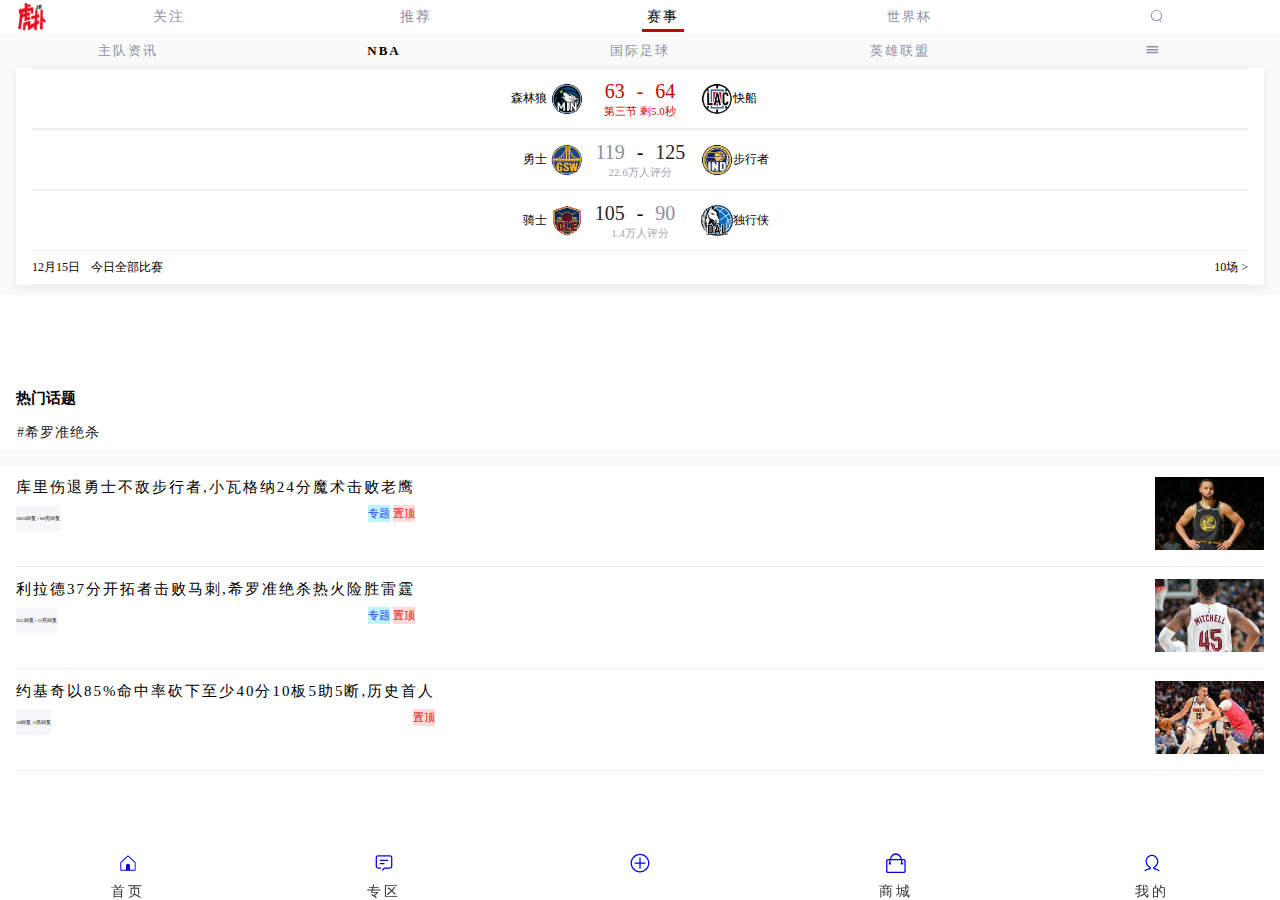
<file: index.html>
<!DOCTYPE html>
<html lang="en">

<head>
    <meta charset="UTF-8">
    <meta name="apple-mobile-web-app-capable" content="yes">
    <meta name="apple-mobile-web-app-status-bar-style" content="black">
    <meta name="format-detection" content="telephone=no">
    <meta name="viewport" content="width=device-width, initial-scale=1.0, maximum-scale=1.0, user-scalable=0, shrink-to-fit=no, viewport-fit=cover">
    <title>zhuye</title>
    <script src="./font/iconfont.js"></script>
    <link rel="stylesheet" href="./css/index.css">
</head>

<body>
    <div class="tab">
        <div class="tt">
            <img src="./hupu-img/logo.png" class="hupu-logo">
            <div class="tt_box">
                <span>关注</span>
            </div>
            <div class="tt_box">
                <span>推荐</span>
            </div>
            <div class="tt_box">
                <span class="cur">赛事</span>
            </div>
            <div class="tt_box">
                <button onclick="toWorld()" class="world"><span>世界杯</span></button>
            </div>
            <div class="tt_box">
                <span>
                    <a href=".//sousuo.html">
                        <svg class="icon-find " aria-hidden="true">
                            <use xlink:href="#icon-sousuo"></use>
                        </svg>
                    </a>
                </span>
            </div>
        </div>


        
        <div class="tc">
            <div class="gz-top">
                <img src="./hupu-img/guanzhu.jpg" class="gz-top-img">
                <ul>
                    <li>
                        <strong>快去关注你感兴趣的JRs吧!</strong>
                    </li>
                    <li>
                        关注后, 可以在这里查看对方最新发布的帖子
                    </li>
                </ul>
            </div>
            <span class="gz-title">
                <strong>为你推荐</strong>
            </span>


            <div class="gz_Content">
             <div class="gz_content">
                    <div class="gz_content_box_left">
                        <img src="./hupu-img/LPL赛事没品图.jpg" class="gz_content_box_img">
                        <ul>
                            <li>
                                <strong>LPL赛事没品图</strong>
                            </li>
                            <li class="tag">LPL赛事没品图官方账号</li>
                        </ul>
                    </div>
                    <div class="gz_content_box_right">
                        <span class="button">+关注</span>
                    </div>
                </div>
                <ul class="words">
                    <li class="words_content">快落全明星</li>
                    <li class="words_tag">10.4万阅读/34回复</li>
                    <li class="words_content">Lwx诱捕器 </li>
                    <li class="words_tag">16.9万阅读/14回复</li>
                </ul>
            </div>
        </div>





        <div class="tc">
            <div class="TT">
                <div class="title_box">
                    <span class="sh">推荐</span>
                </div>
                <div class="title_box">
                    <span>篮球</span>
                </div>
                <div class="title_box">
                    <span>热榜</span>
                </div>
                <div class="title_box">
                    <span>游戏</span>
                </div>
                <div class="title_box">
                    <span>数码</span>
                </div>
                <div class="title_box">
                    <span>
                        <a href="#">
                            <svg class="icon-find " aria-hidden="true">
                                <use xlink:href="#icon-hengdengyu"></use>
                            </svg>
                        </a>
                    </span>
                </div>
            </div>



            <div class="part">
                <div class="Inf">
                    <div class="inf">
                        <div class="inf-left">
                            <img class="circleImg" src="./hupu-img/保罗头像.jpg">
                            <ul>
                                <li class="uname">克里斯`保罗灬</li>
                                <div class="time">
                                    <li>17小时前</li>
                                </div>
                            </ul>
                        </div>
                        <div class="inf-right">
                            <svg class="icon-inf " aria-hidden="true">
                                <use xlink:href="#icon-gengduo-shuxiang"></use>
                            </svg>
                        </div>
                    </div>
                    <div class="inf_title">这是不是目前足坛25岁以下最强阵容<span class="bl">#虎扑足球神帖#</span></div>
                    <div>
                        <img class="img" src="./hupu-img/阵容.webp">
                    </div>
                </div>
                <ul class="comments">

                    <li class="pc">克里斯`保罗灬:</li>
                    <li class="gq">| @五岳君临天下:左后卫特奥吧</li>
                    <li class="pc">不这么认为都是欧冠冠军,阿方是主力左后卫,还有四个德甲冠军,而且阿方身价高2000w呢</li>
                    <li class="zs">去看35条亮回复></li>
                </ul>

                <div class="Bottom">
                    <div class="zq">
                        <img class="football-logo" src="./hupu-img/足球话题区.webp">
                        <span>足球话题区</span>
                    </div>
                    <nav class="Icon">
                        <ul>
                            <li>
                                <a href="#">
                                    <svg class="icon-bottom-before" style="color:black" aria-hidden="true">
                                        <use xlink:href="#icon-dianzan
                                "></use>
                                    </svg>
                                    <svg class="icon-bottom-after" style="color:black" aria-hidden="true">
                                        <use xlink:href="#icon-dianzan1
                                "></use>
                                    </svg>
                                    <p class="mar">19</p>
                                </a>
                            </li>

                            <li>
                                <a href="#">
                                    <svg class="icon-bottom" style="color:black" aria-hidden="true">
                                        <use xlink:href="#icon-xiaoxi1
                                "></use>
                                    </svg>
                                    <p class="mar">16</p>
                                </a>
                            </li>

                            <li>
                                <a href="#">
                                    <svg class="icon-bottom" style="color:black" aria-hidden="true">
                                        <use xlink:href="#icon-fenxiang_2   
                                "></use>
                                    </svg>
                                    <p class="mar">2</p>
                                </a>
                            </li>

                        </ul>
                    </nav>
                </div>
            </div>
            <div class="part">
                <div class="Inf">
                    <div class="inf">
                        <div class="inf-left">
                            <img class="circleImg" src="./hupu-img/晚安s头像.jpg">
                            <ul>
                                <li class="uname">晚安s</li>
                                <div class="time">
                                    <li >21小时前</li>
                                </div>
                            </ul>
                        </div>
                        <div class="inf-right">
                            <svg class="icon-inf " aria-hidden="true">
                                <use xlink:href="#icon-gengduo-shuxiang"></use>
                            </svg>
                        </div>
                    </div>
                    <span class="inf_title">Uzi这背景在哪里</span>
                    <div>
                        <img class="img" src="./hupu-img/uzi家.webp">
                    </div>
                </div>
                <ul class="comments">

                    <li class="pc">WaitherLee:</li>
                    <li class="pc">乌兹也应该是租房子吧,这种地方的房子他买应该也要肉疼一下的</li>

                </ul>

                <div class="Bottom">
                    <div class="zq">
                        <img class="football-logo" src="./hupu-img/英雄联盟.webp">
                        <span>英雄联盟</span>
                    </div>
                    <nav class="Icon">
                        <ul>
                            <li>
                                <a href="#">
                                    <svg class="icon-bottom" style="color:black" aria-hidden="true">
                                        <use xlink:href="#icon-dianzan
                                "></use>
                                    </svg>
                                    <p class="mar">25</p>
                                </a>
                            </li>

                            <li>
                                <a href="#">
                                    <svg class="icon-bottom" style="color:black" aria-hidden="true">
                                        <use xlink:href="#icon-xiaoxi1
                                "></use>
                                    </svg>
                                    <p class="mar">12</p>
                                </a>
                            </li>

                            <li>
                                <a href="#">
                                    <svg class="icon-bottom" style="color:black" aria-hidden="true">
                                        <use xlink:href="#icon-fenxiang_2
                                "></use>
                                    </svg>
                                    <p class="mar">5</p>
                                </a>
                            </li>

                        </ul>
                    </nav>
                </div>
            </div>

        </div>

        <div class="tc show">
            <div class="Tt">
                <div class="Title_box">
                    <a href="#"><span>主队资讯</span></a>
                </div>
                <div class="Title_box">
                    <a href="#"><span class="ab">NBA</span></a>
                </div>
                <div class="Title_box">
                    <button onclick="toSaicheng()" class="sd"><span>国际足球</span></button>
                </div>
                <div class="Title_box">
                    <a class="cf" href="#"><span>英雄联盟</span></a>
                </div>
                <div class="Title_box">
                    <a href="#"><span>
                            <a href="#">
                                <svg class="icon-find " aria-hidden="true">
                                    <use xlink:href="#icon-hengdengyu"></use>
                                </svg>
                            </a>
                        </span></a>
                </div>

            </div>

            <div class="Box-top">
                <div class="Box">
                    <div class="box-left">
                        <span>森林狼</span>
                        <img src="./hupu-img/森林狼.jpg">
                    </div>
                    <div class="middle">
                        <div class="score">
                            <span class="bs">63</span>
                            <span class="bs">-</span>
                            <span class="bs">64</span>
                        </div>
                        <span class="dt">第三节 剩5.0秒</span>
                      
                    </div>

                    <div class="box-right">
                        <img src="./hupu-img/快船.jpg">
                        <span>快船</span>

                    </div>
                </div>
                <div class="Box">
                    <div class="box-left">
                        <span>勇士</span>
                        <img src="./hupu-img/勇士.jpg">
                    </div>
                    <div class="middle">
                        <div class="score">
                            <span class="lose">119</span>
                            <span>-</span>
                            <span class="win">125</span>
                        </div>
                        <span class="detail">22.6万人评分</span>
                    </div>

                    <div class="box-right">
                        <img src="./hupu-img/步行者.jpg">
                        <span>步行者</span>
                    </div>
                </div>
                <div class="Box">
                    <div class="box-left">
                        <span>骑士</span>
                        <img src="./hupu-img/骑士.jpg">
                    </div>

                    <div class="middle">
                        <div class="score">
                            <span class="win">105</span>
                            <span>-</span>
                            <span class="lose">90</span>
                        </div>
                        <span class="detail">1.4万人评分</span>
                    </div>
                    <div class="box-right">
                        <img src="./hupu-img/独行侠.jpg">
                        <span>独行侠</span>
                    </div>
                </div>

                <a class="bottom" href="#">
                    <div class="bottom-left">
                        <span>12月15日</span>
                        <span>今日全部比赛</span>
                    </div>
                    <div class="bottom-right">
                        <span>10场 ></span>
                    </div>
                </a>
            </div>

            <ul class="Box_middle">
<!-- 
                <li>
                        <img src="./hupu-img/赛程.png">
                        <p>赛程</p>
                </li>

                <li>
                    <img src="./hupu-img/球员榜.png">
                    <p>球员榜</p>
                </li>

                <li>
                    <img src="./hupu-img/湖人.jpg">
                    <p>主队</p>
                </li>

                <li>
                    <img src="./hupu-img/球队榜.png">
                    <p>球队榜</p>
                </li>

                <li>
                    <img src="./hupu-img/球星话题.jpg">
                    <p>球星话题</p>
                </li> -->
            </ul>

            <div class="Topic_title">

                <div class="topic_title">
                    <h3>热门话题</h3>
                </div>

            </div>
            <div class="Topic">
                <ul class="topic">
<!--                      <li>
                            <a href="#">
                                <p class="bold">#希罗准绝杀</p>
                            </a>
                        </li>  -->                      
                </ul>
            </div>

            <ul class="news_box">
                <li>

                    <div class="news">
                        <div class="news_title">
                            库里伤退勇士不敌步行者,小瓦格纳24分魔术击败老鹰
                        </div>
                        <div class="news_bottom">
                            <span>
                                <span class="comments">
                                    1850回复 / 80亮回复
                                </span>
                            </span>
                            <span>
                                <span class="news-top">专题</span>
                                <span class="news_top">置顶</span>
                            </span>
                        </div>
                    </div>
                    <div class="news_img">
                        <img src="./hupu-img/库里.jfif" class="img">
                    </div>

                </li>

                <li>
                    <div class="news">
                        <div class="news_title">
                            利拉德37分开拓者击败马刺,希罗准绝杀热火险胜雷霆
                        </div>
                        <div class="news_bottom">
                            <span>
                                <span class="comments">
                                    351回复 / 11亮回复
                                </span>
                            </span>
                            <span>
                                <span class="news-top">专题</span>
                                <span class="news_top">置顶</span>
                            </span>
                        </div>
                    </div>
                    <div class="news_img">
                        <img src="./hupu-img/米切尔.webp" class="img">
                    </div>
                </li>
            </ul>

           

        </div>

        <div class="tc">
             
        </div>


    </div>

 
    <nav class="bnav">
        <ul>
            <li>
                <a href="#">
                    <svg class="icon" aria-hidden="true">
                        <use xlink:href="#icon-shouye
                            "></use>
                    </svg>
                    <p>首页</p>
                </a>
            </li>
            <li>
                <a href="#">
                    <svg class="icon" aria-hidden="true">
                        <use xlink:href="#icon-xiaoxi
                            "></use>
                    </svg>
                    <p>专区</p>
                </a>
            </li>
            <li>
                <a href="#">
                    <svg class="icon" aria-hidden="true">
                        <use xlink:href="#icon-icon_tianjia
                            "></use>
                    </svg>
                    <p></p>
                </a>
            </li>
            <li>
                <a href="#">
                    <svg class="icon" aria-hidden="true">
                        <use xlink:href="#icon-shangcheng
                            "></use>
                    </svg>
                    <p>商城</p>
                </a>
            </li>
            <li>
                <a href=".//wode.html">
                    <svg class="icon" aria-hidden="true">
                        <use xlink:href="#icon-wode
                            "></use>
                    </svg>
                    <p>我的</p>
                </a>
            </li>
        </ul>
    </nav>

    <script>
        var tab = document.getElementsByClassName("tab")[0];
        var tt = tab.querySelector(".tt");
        var span = tt.querySelectorAll("span");
        var tc = tab.querySelectorAll(".tc");
        console.log(tab, tt, span, tc);
        for (var i = 0; i < span.length; i++) {
            span[i].index = i;
            span[i].onmousedown = function () {
                for (var j = 0; j < tc.length; j++) {
                    tc[j].style.display = "none"
                    span[j].classList.remove("cur");
                }
                tc[this.index].style.display = "block";
                span[this.index].classList.add("cur");
            }
        }

        var tts = document.querySelectorAll(".tt span");
        window.onload = function () {
            for (var i = 0; i < tts.length; i++) {
                tts[i].onclick = function () {
                    for (var j = 0; j < tts.length; j++) {
                        tts[j].style.color = "#89909f";
                    }
                    this.style.color = "black";
                }
            }
        }


/*        var json = [{
                img: "./hupu-img/赛程.png",
                content: "赛程"
            },
            {
                img: "./hupu-img/球员榜.png",
                content: "球员榜"
            },
            {
                img: "./hupu-img/湖人.jpg",
                content: "主队"
            },
            {
                img: "./hupu-img/球队榜.png",
                content: "球队榜"
            },
            {
                img: "./hupu-img/球星话题.jpg",
                content: "球星话题"
            }
        ] */
        var url = "http://rap2api.taobao.org/app/mock/308770/user/content"
        var xhr = new XMLHttpRequest();

        xhr.open("GET", url, true);//get请求，url说明是yrl,true是异步
        xhr.send();
        xhr.onreadystatechange = function () {//监听成功
            if (xhr.readyState === 4 && xhr.status === 200) {//状态码为200
                console.log(xhr.responseText);
                var content = JSON.parse(xhr.responseText);
                //从服务器端获得数据在网页显示 JSON.parse()服务器端数据变成json
                insert(content);//insert这个名字是自己起名的
            }
        }
        function insert(jarr){
        var Box_middle = document.querySelector(".Box_middle");
        for (var v of jarr) {
            var nli = document.createElement("li");
            nli.innerHTML = `
                <a href="${v.link}">
                    <img src="${v.img}">
                    <p>${v.content}</p>
                </a>`;
            Box_middle.appendChild(nli);
        }
    }




        var json_topic = [{
                content: "#希罗准绝杀"
            }
        ]

        var topic = document.querySelector(".topic");
        for (var x of json_topic) {
            var nl = document.createElement("li");
            nl.innerHTML = `
                <a href="${x.link}">
                    <p>${x.content}</p>
                </a>`;
            topic.appendChild(nl);
        }

        var json_tuijian = [{
                tj_img:"./hupu-img/算法哥.jpg",
                tj_name:"算法基地",
                tj_content:"互联网校招算法专家",
                tj_button:"+关注",
                words_content1:"【算法哥】 一定要在面试前刷完这些必刷题！",
                words_tag1:"12.5万阅读/56回复",
                words_content2:"【算法哥】 希望计算机彦祖都能知道这些网站！ ",
                words_tag2:"11.7万阅读/46回复"
            },
            {
                tj_img:"./hupu-img/训练师.jpg",
                tj_name:"MicahLancaster迈卡",
                tj_content:"NBA知名训练师",
                tj_button:"+关注",
                words_content1:"【欧文报告】 第5集-半急停",
                words_tag1:"6.2万阅读/4回复",
                words_content2:"【欧文报告】 第4集:1-2停步 ",
                words_tag2:"11.2万阅读/41回复"
            },
            {
                tj_img:"./hupu-img/赛场小助手.jpg",
                tj_name:"赛场小助手",
                tj_content:"第一时间解读赛场热点",
                tj_button:"+关注",
                words_content1:"场场都是经典！你看过的最精彩的圣诞大战是哪一场",
                words_tag1:"28.6万阅读/155回复",
                words_content2:"在你心目中，最好看的圣诞球衣是哪一年的？ ",
                words_tag2:"44.6万阅读/178回复"
            }
        ]
        var tj_box=document.querySelector(".tc");
        for(var o of json_tuijian)
        {
            var nx = document.createElement("li");
            nx.innerHTML=`
            <div class="gz_Content">
            <div class="gz_content">
            <div class="gz_content_box_left">
                        <img src="${o.tj_img}" class="gz_content_box_img">
                        <ul>
                            <li>
                                <strong>${o.tj_name}</strong>
                            </li>
                            <li class="tag">${o.tj_content}</li>
                        </ul>
                    </div>
                    <div class="gz_content_box_right">
                        <span class="button">${o.tj_button}</span>
                    </div>
                </div>
                <ul class="words">
                    <li class="words_content">${o.words_content1}</li>
                    <li class="words_tag">${o.words_tag1}</li>
                    <li class="words_content">${o.words_content2}</li>
                    <li class="words_tag">${o.words_tag2}</li>
                </ul>
            </div>
                </div>
            `
            tj_box.appendChild(nx);
        }


         var json_news = [
            {
                news_title: "约基奇以85%命中率砍下至少40分10板5助5断,历史首人",
                comments: "18回复 /1亮回复",
                news_top: "置顶",
                news_img: "./hupu-img/约基奇.webp"
            }
        ] 

        
        var news_box = document.querySelector(".news_box");
        for (var y of json_news) {
            var na = document.createElement("li");
            na.innerHTML = `<div class="news">
                        <div class="news_title">
                            ${y.news_title}
                        </div>
                        <div class="news_bottom">
                            <span>
                                <span class="comments">
                                    ${y.comments}
                                </span>
                            </span>
                            <span>
                                <span class="news_top">${y.news_top}</span>
                            </span>
                        </div>
                    </div>
                    <div class="news_img">
                        <img src="${y.news_img}" class="img">
                    </div>`
            news_box.appendChild(na);
        }
        
        function toSaicheng(){
            window.location.href= "./saicheng.html";
        }
        function toWorld(){
            window.location.href= "./shijiebei.html";
        }
  

        /* 点赞 */
        var kongxin = document.querySelector(".icon-bottom-before");
        var shixin = document.querySelector(".icon-bottom-after");
   
  
        kongxin.onclick=function(){
        this.style.display = 'none';
        shixin.style.display = 'block';
      
     }
       
        shixin.onclick=function(){
        this.style.display = 'none';
        kongxin.style.display = 'block';
      
  }

    </script>
</body>

</html>
</file>
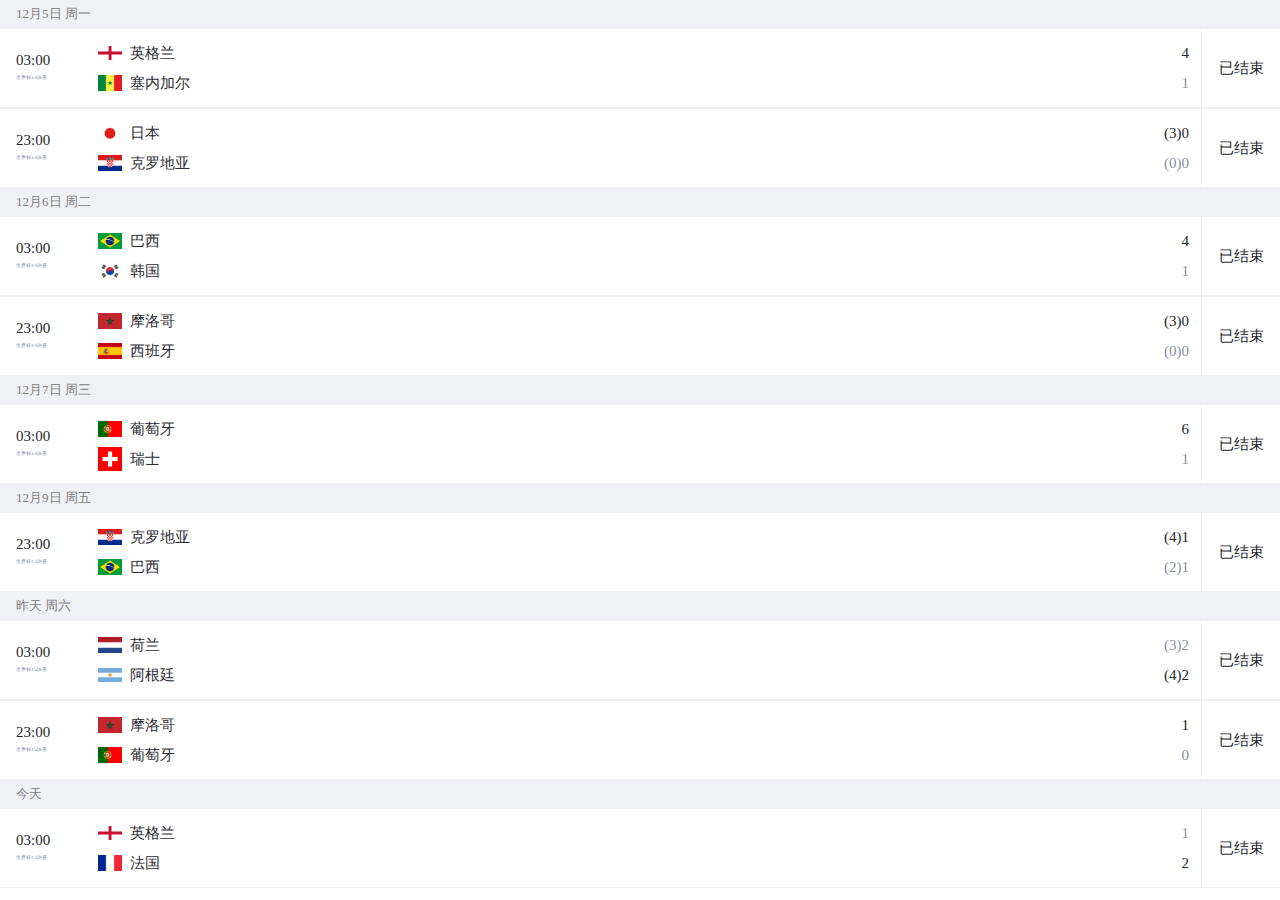
<file: saicheng.html>
<!DOCTYPE html>
<html lang="en">
<head>
    <meta charset="UTF-8">
    <meta http-equiv="X-UA-Compatible" content="IE=edge">
    <meta name="viewport" content="width=device-width, initial-scale=1.0">
    <title>Document</title>
     <link rel="stylesheet" href="./css/saicheng.css">
</head>
<body>
    <div class="box">
        <h2>12月5日 周一</h2>
        <div class="match-list">
            <div class="match-information">
                <div class="match-header">
                    <strong>03:00</strong>
                    <span>世界杯1/8决赛</span>
                </div>
                <div class="match-result">
                    <div class="line">
                        <img src="./hupu-img/英格兰.webp">
                        <h5>英格兰</h5>
                        <strong class="win">4</strong>
                    </div>
                    <div class="line">
                        <img src="./hupu-img/塞内加尔.png">
                        <h5>塞内加尔</h5>
                        <strong class="lose">1</strong>
                    </div>
                </div>
                <div class="match-end">
                    <span class="text-bold">已结束</span>
                </div>
            </div>
            <div class="match-list">
                <div class="match-information">
                    <div class="match-header">
                        <strong>23:00</strong>
                        <span>世界杯1/8决赛</span>
                    </div>
                    <div class="match-result">
                        <div class="line">
                            <img src="./hupu-img/日本.png">
                            <h5>日本</h5>
                            <strong class="win">(3)0</strong>
                        </div>
                        <div class="line">
                            <img src="./hupu-img/克罗地亚.png">
                            <h5>克罗地亚</h5>
                            <strong class="lose">(0)0</strong>
                        </div>
                    </div>
                    <div class="match-end">
                        <span class="text-bold">已结束</span>
                    </div>
                </div>
    </div>
   
    <div class="box">
        <h2>12月6日 周二</h2>
        <div class="match-list">
            <div class="match-information">
                <div class="match-header">
                    <strong>03:00</strong>
                    <span>世界杯1/8决赛</span>
                </div>
                <div class="match-result">
                    <div class="line">
                        <img src="./hupu-img/巴西.png">
                        <h5>巴西</h5>
                        <strong class="win">4</strong>
                    </div>
                    <div class="line">
                        <img src="./hupu-img/韩国.png">
                        <h5>韩国</h5>
                        <strong class="lose">1</strong>
                    </div>
                </div>
                <div class="match-end">
                    <span class="text-bold">已结束</span>
                </div>
            </div>
            <div class="match-list">
                <div class="match-information">
                    <div class="match-header">
                        <strong>23:00</strong>
                        <span>世界杯1/8决赛</span>
                    </div>
                    <div class="match-result">
                        <div class="line">
                            <img src="./hupu-img/摩洛哥.png">
                            <h5>摩洛哥</h5>
                            <strong class="win">(3)0</strong>
                        </div>
                        <div class="line">
                            <img src="./hupu-img/西班牙.png">
                            <h5>西班牙</h5>
                            <strong class="lose">(0)0</strong>
                        </div>
                    </div>
                    <div class="match-end">
                        <span class="text-bold">已结束</span>
                    </div>
                </div>
    </div>
    <div class="box">
        <h2>12月7日 周三</h2>
        <div class="match-list">
            <div class="match-information">
                <div class="match-header">
                    <strong>03:00</strong>
                    <span>世界杯1/8决赛</span>
                </div>
                <div class="match-result">
                    <div class="line">
                        <img src="./hupu-img/葡萄牙.png">
                        <h5>葡萄牙</h5>
                        <strong class="win">6</strong>
                    </div>
                    <div class="line">
                        <img src="./hupu-img/瑞士.png">
                        <h5>瑞士</h5>
                        <strong class="lose">1</strong>
                    </div>
                </div>
                <div class="match-end">
                    <span class="text-bold">已结束</span>
                </div>
            </div>
        </div>
        <div class="box">
            <h2>12月9日 周五</h2>
            <div class="match-list">
                <div class="match-information">
                    <div class="match-header">
                        <strong>23:00</strong>
                        <span>世界杯1/4决赛</span>
                    </div>
                    <div class="match-result">
                        <div class="line">
                            <img src="./hupu-img/克罗地亚.png">
                            <h5>克罗地亚</h5>
                            <strong class="win">(4)1</strong>
                        </div>
                        <div class="line">
                            <img src="./hupu-img/巴西.png">
                            <h5>巴西</h5>
                            <strong class="lose">(2)1</strong>
                        </div>
                    </div>
                    <div class="match-end">
                        <span class="text-bold">已结束</span>
                    </div>
                </div>
            </div>
            <div class="box">
                <h2>昨天 周六</h2>
                <div class="match-list">
                    <div class="match-information">
                        <div class="match-header">
                            <strong>03:00</strong>
                            <span>世界杯1/4决赛</span>
                        </div>
                        <div class="match-result">
                            <div class="line">
                                <img src="./hupu-img/荷兰.png">
                                <h5>荷兰</h5>
                                <strong class="lose">(3)2</strong>
                            </div>
                            <div class="line">
                                <img src="./hupu-img/阿根廷.png">
                                <h5>阿根廷</h5>
                                <strong class="win">(4)2</strong>
                            </div>
                        </div>
                        <div class="match-end">
                            <span class="text-bold">已结束</span>
                        </div>
                    </div>
                    <div class="match-list">
                        <div class="match-information">
                            <div class="match-header">
                                <strong>23:00</strong>
                                <span>世界杯1/4决赛</span>
                            </div>
                            <div class="match-result">
                                <div class="line">
                                    <img src="./hupu-img/摩洛哥.png">
                                    <h5>摩洛哥</h5>
                                    <strong class="win">1</strong>
                                </div>
                                <div class="line">
                                    <img src="./hupu-img/葡萄牙.png">
                                    <h5>葡萄牙</h5>
                                    <strong class="lose">0</strong>
                                </div>
                            </div>
                            <div class="match-end">
                                <span class="text-bold">已结束</span>
                            </div>
                        </div>
                </div>      
                <div class="box">
                    <h2>今天</h2>
                    <div class="match-list">
                        <div class="match-information">
                            <div class="match-header">
                                <strong>03:00</strong>
                                <span>世界杯1/4决赛</span>
                            </div>
                            <div class="match-result">
                                <div class="line">
                                    <img src="./hupu-img/英格兰.webp">
                                    <h5>英格兰</h5>
                                    <strong class="lose">1</strong>
                                </div>
                                <div class="line">
                                    <img src="./hupu-img/法国.png">
                                    <h5>法国</h5>
                                    <strong class="win">2</strong>
                                </div>
                            </div>
                            <div class="match-end">
                                <span class="text-bold">已结束</span>
                            </div>
                        </div>
                    </div>          
</body>
</html>
</file>
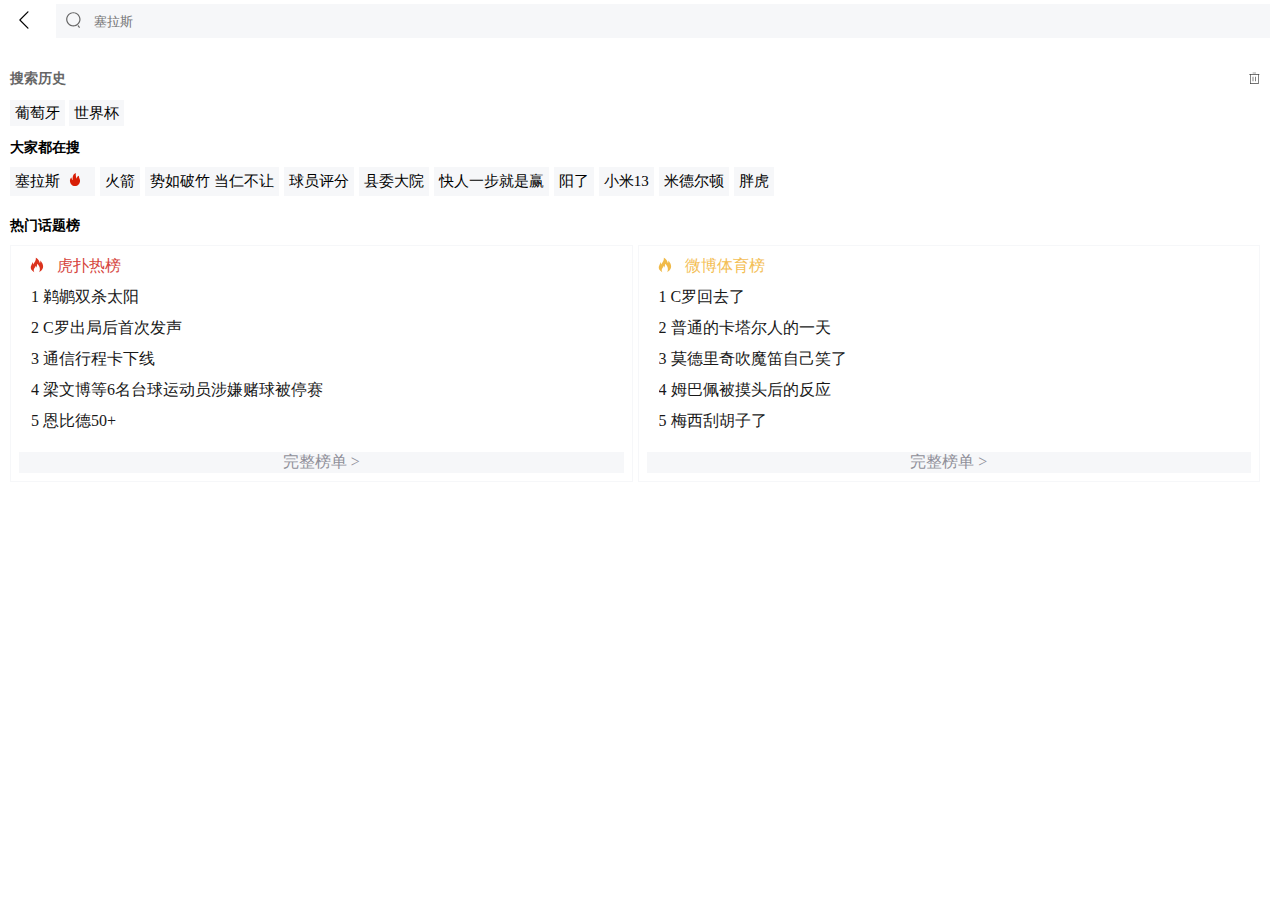
<file: sousuo.html>
<!DOCTYPE html>
<html lang="en">

<head>
    <meta charset="UTF-8">
    <meta name="apple-mobile-web-app-capable" content="yes">
    <meta name="apple-mobile-web-app-status-bar-style" content="black">
    <meta name="format-detection" content="telephone=no">
    <meta name="viewport"
        content="width=device-width, initial-scale=1.0, maximum-scale=1.0, user-scalable=0, shrink-to-fit=no, viewport-fit=cover">
    <title>sousuo</title>
    <link rel="stylesheet" href="./css/sousuo.css">
    <script src="./font/iconfont.js"></script>
</head>

<body>
    <header class="header">
        <span>
            <a href=".//index.html">
                <svg class="icon-back " aria-hidden="true">
                    <use xlink:href="#icon-fanhui"></use>
                </svg>
            </a>
        </span>
        <div>
            <span>
                <svg class="icon-sousuo" aria-hidden="true">
                    <use xlink:href="#icon-sousuo"></use>
                </svg>
            </span>
            <input type="text" placeholder="塞拉斯">
        </div>
    </header>
    <div class="his">
        <div class="ht">
            <h3>搜索历史</h3>
            <span>
                <svg class="icon-delete " aria-hidden="true">
                    <use xlink:href="#icon-shanchu_o"></use>
                </svg>
            </span>
        </div>

        <span class="search_his">葡萄牙</span>
        <span class="search_his">世界杯</span>
    </div>

    <div class="people_find">
        <h3>大家都在搜</h3>
        <div class="find_content">
            <span>塞拉斯
                <svg class="icon-hot " aria-hidden="true">
                    <use xlink:href="#icon-huo1"></use>
                </svg>
            </span>
<!--             <span>火箭</span>
            <span>势如破竹 当仁不让</span>
            <span>球员评分</span>
            <span>县委大院</span>
            <span>快人一步就是赢</span>
            <span>阳了</span>
            <span>小米13</span>
            <span>米德尔顿</span>
            <span>胖虎</span> -->
        </div>
    </div>
    <h3 class="Hot_list">热门话题榜</h3>
    <div class="hot_list">
    <div class="hupu_hot_list">
        <ul>
            <li class="hupu_hot_list_title">
                <svg class="icon-hot " aria-hidden="true">
                    <use xlink:href="#icon-huo"></use>
                </svg>
                <span>虎扑热榜</span>
<!--             </li>
            <li>
                <a href="#"><span style=" color: rgb(208,53,49);">1</span> 鹈鹕双杀太阳</a>
            </li>
            <li>
                <a href="#"><span style=" color: rgb(208,53,49);">2</span> C罗出局后首次发声</a>
            </li>
            <li>
                <a href="#"><span style=" color: rgb(208,53,49);">3</span> 通信行程卡下线</a>
            </li>
            <li>
                <a href="#">4 梁文博等6名台球运动员涉嫌赌球被停赛</a>
            </li>
            <li>
                <a href="#">5 恩比德50+</a>
            </li> -->
        </ul>
        <div class="Full_list">
        <div class="full_list">
            <span>完整榜单 ></span>
        </div>
    </div>
    </div>


    <div class="weibo_hot_list">
        <ul>
            <li class="weibo_hot_list_title">
                <svg class="icon-hot " aria-hidden="true">
                    <use xlink:href="#icon-huo-copy"></use>
                </svg>
                <span>微博体育榜</span>
            </li>
<!--             <li>
                <a href="#"><span style=" color: rgb(243,184,66);">1</span> C罗回去了</a>
            </li>
            <li>
                <a href="#"><span style=" color: rgb(243,184,66);">2</span> 普通的卡塔尔人的一天</a>
            </li>
            <li>
                <a href="#"><span style=" color: rgb(243,184,66);">3</span> 莫德里奇吹魔笛自己笑了</a>
            </li> -->
           <!--  <li>
                <a href="#">4 姆巴佩被摸头后的反应</a>
            </li>
            <li>
                <a href="#">5 梅西刮胡子了</a>
            </li> -->
        </ul>
        <div class="Full_list">
        <div class="full_list">
            <span>完整榜单 ></span>
        </div>
        </div>
    </div>

    </div>

    <script>
        var json_hupu_resou = [
               {
                content: "1 鹈鹕双杀太阳"
            },
            {
                content: "2 C罗出局后首次发声"
            },
            {
                content: "3 通信行程卡下线"
            },
            {
                content: "4 梁文博等6名台球运动员涉嫌赌球被停赛"
            },
            {
                content: "5 恩比德50+"
            }]

        var hupu_hot_list = document.querySelector(".hupu_hot_list_title");
        for (var l of json_hupu_resou) {
            var nc = document.createElement("li");
            nc.innerHTML = `
                <a href="${l.link}">
                    <a href="#">${l.content}</a>
                </a>`;
                hupu_hot_list.appendChild(nc);
        }
 


               var json_resou = [
               {
                content: "1 C罗回去了"
            },
            {
                content: "2 普通的卡塔尔人的一天"
            },
            {
                content: "3 莫德里奇吹魔笛自己笑了"
            },
            {
                content: "4 姆巴佩被摸头后的反应"
            },
            {
                content: "5 梅西刮胡子了"
            }]

        var weibo_hot_list = document.querySelector(".weibo_hot_list_title");
        for (var h of json_resou) {
            var nb = document.createElement("li");
            nb.innerHTML = `
                <a href="${h.link}">
                    <a href="#">${h.content}</a>
                </a>`;
                weibo_hot_list.appendChild(nb);
        }

         var json_search=[{content:"火箭"},{content:"势如破竹 当仁不让"},{content:"球员评分"},{content:"县委大院"},{content:"快人一步就是赢"},{content:"阳了"},{content:"小米13"},{content:"米德尔顿"},{content:"胖虎"}]
         var all_search=document.querySelector(".find_content");
         for(var c of json_search){
            var nd=document.createElement("span");
            nd.innerHTML = `
                <a href="${c.link}">
                    <span>${c.content}</span>
                </a>`;
                all_search.appendChild(nd);
         }
    </script>
</body>

</html>
</file>
<file: css/index.css>
ul,body,p{
    margin: 0;
    padding: 0;
 }
 ul {
    list-style: none;
  }
  
  a {
    text-decoration: none;
  }
  
  .tc {
    background-color: rgb(250, 250, 250);
    border-top: none;
    display: none;
    list-style: none;
  }
  
  .tt {
    height: 33px;
    line-height: 33px;
    font-size: 14px;
    display: flex;
    padding-left: 8px;
  }
  .tt .tt_box {
    text-align: center;
    letter-spacing: 2px;
    width: 100%;
    color: #89909f;
  }
  .tt_box>span{
    padding: 5px;
  }
  .tt_box .cur{
    border-bottom: 3px solid #c00;
    margin-bottom: 5px;
    color: #000;
  }
  
  .show {
    display: block;
  }
  
  .icon-right {
    width: 1em;
    height: 1em;
    vertical-align: -0.15em;
    overflow: hidden;
  }
  
  .icon-find {
    width: 3em;
    height: 1em;
    vertical-align: -0.15em;
    fill: currentColor;
    overflow: hidden;
    color: #89909f;
  }
  
  .hupu-logo {
    margin-left: 10px;
    margin-bottom: 5px;
    margin-top: 3px; ;
    width: 28px;
    height: 28px;
  }
  
  .Tt {
    line-height: 35px;
    font-size: 13px;
    display: flex;
  }
  .Tt .Title_box {
    text-align: center;
    letter-spacing: 2px;
    width: 100%;
    color: #89909f;
  }
  .Title_box>a{
    color: #89909f;
  }
  
  .ab{
    font-weight: 700;
    color: #000;
  }
  .cf{
    margin-left: 7px;
  }
  
  .Box-top{
    box-shadow: 0 2px 9px 0 rgb(0 0 0 / 8%);
    background-color: rgb(255,255,255);
    margin: 0 16px 10px;
  }
  
  
  .Box {
    display: flex;
    height: 59px;
    align-items: center;
    margin: 0 16px;
    border: 1px solid rgb(239, 239, 239);
    border-left: none;
    border-right: none;
  }
  
  .box-left {
    flex: 1 1;
    display: flex;
    align-items: center;
    justify-content: flex-end;
    font-size: 12px;
    line-height: 17px;
  }
  
  .box-right {
    flex: 1 1;
    display: flex;
    align-items: center;
    justify-content: flex-start;
    font-size: 12px;
    line-height: 17px;
  }
  
  .score {
    font-size: 20px;
    line-height: 26px;
    display: flex;
  }
  
  .score>span:first-child {
    width: 36px;
    text-align: right;
    margin-right: 12px;
  }
  
  .score>span:last-child {
    width: 36px;
    text-align: left;
    margin-left: 12px;
  }
  
  .box-left img {
    width: 32px;
    height: 32px;
    object-fit: contain;
  }
  
  .box-right img {
    width: 32px;
    height: 32px;
    object-fit: contain;
  }
  
  .box-left :first-child {
    margin-right: 4px;
  }
  
  .box-right :first-child {
    margin-left: 4px;
  }
  
  .detail {
    font-size: 11px;
    color: rgb(158, 165, 171);
    line-height: 15px;
  }
  .dt{
    font-size: 11px;
    color: #c00;
    line-height: 15px;
  }
  
  .middle {
    display: flex;
    flex-direction: column;
    align-items: center;
    width: 114px;
  }
  
  .bottom-left>span:first-child {
    padding-right: 8px;
  }
  
  
  .bottom {
    display: flex;
    justify-content: space-between;
    font-size: 12px;
    border-bottom: 1px solid rgb(239, 239, 239);
    color: #000;
    margin: 0 16px;
    padding: 8px 0;
  }
  .football-logo {
    width: 20px;
    height: 20px;
  }

  
  .win {
    color: #24262b;
    position: relative;
  }
  
  .lose {
    color: #89909f;
  }
  
  .Box_middle {
    display: flex;
    width: 100%;
    margin-right: 20px;
    padding-bottom: 16px;
    height: 77.8px;
    background-color: rgb(255,255,255);
  
  }
  
  .Box_middle img {
    width: 55px;
    height: 55px;
  }
  
  .Box_middle p {
    font-size: .6rem;
    text-align: center;
    line-height: .65rem;
    color: #000;
  }
  
  .sc {
    margin-top: -3px;
  }
  
  .Box_middle>li {
    width: 25%;
    display: flex;
    align-items: center;
    margin-left: 10px;
    flex-direction: column;
    margin-top: 10px;
  }
  
  .Box_middle>li:first-child {
    margin-left: 0;
  }
  
  .topic_title {
    background-color: rgb(255,255,255);
    padding-bottom: 10px;
  }
  
  .Topic {
    background-color: rgb(255,255,255);
  }
  
  .topic {
    display: flex;
    margin: 0 16px 16px;
    background-color: rgb(255,255,255);
    flex-wrap: wrap;
  
  }
  
  .topic li{
    display: flex;
    flex-wrap: wrap;
    line-height: 24px;
    color: rgb(26, 26, 28);
    flex-grow: 1;
    background-color: rgb(255,255,255);
    width: 50%;
  }
  .topic li>a{
    width: 100%;
  }
  
  .topic li>a>p{
    line-height: 30px;
    font-size: 14px;
    color: rgb(26, 26, 28);
    letter-spacing: 1px;
    margin-bottom: 1px;
    border-left: 1px solid #fff;
  }
  
  .topic_title>h3 {
    font-size: 15px;
    margin: 0 16px;
  }
  
  .news_box {
    background-color: rgb(255,255,255);
  }
  .news {
    flex-direction: column;
  }
  .news_box>li{
    display: flex;
    justify-content: space-between;
    padding: 12px 0;
    margin: 0 16px;
    border-bottom: 1px solid rgb(239, 239, 239);
  }
  .news_title {
    line-height: 20px;
    margin-bottom: 8px;
    color: #000;
    font-size: 15px;
    letter-spacing: 2px;
  }
  .news_bottom {
    line-height: 17px;
    justify-content: space-between;
    height: 17px;
  }
  .news_bottom,
  .news_bottom span {
    display: flex;
    align-items: center;
  
  }
  .news_bottom span .comments {
    display: inline-flex;
    align-items: center;
    margin-right: 8px;
    font-size: 5px;
  }
  .news_botttom span .news_top {
    font-size: 11px;
    line-height: 12px;
    display: inline-block;
    height: 16px;
    line-height: 16px;
    text-align: center;
    margin-left: 4px;
  }
  .news_box>li .news_img .img  {
    width: 109px;
    height: 73px;
    margin: 0;
    -o-object-fit: cover;
    object-fit: cover;
    font-size: 16px;
  } 
  
  .icon {
    font-size: 20px;
    margin: 5px 0;
  }
  
  .icon {
    width: 1em;
    height: 1em;
    vertical-align: -0.15em;
    fill: currentColor;
    overflow: hidden;
  }
  
  .bnav {
    position: fixed;
    left: 0;
    bottom: 0;
    background-color: rgb(255,255,255);
    z-index: 9;
    width: 100%;
    height: 52px;
  }
  
  .bnav>ul {
    display: flex;
  }
  
  .bnav li {
    text-align: center;
    width: 20%;
  }
  
  .bnav p {
    color: #333;
    line-height: 26px;
    font-size: 14px;
    letter-spacing: 3px;
  }
  
  .circleImg {
    border-radius: 30px;
    width: 30px;
    height: 30px;
    margin-top: 10px;
  }
  
  .TT {
    line-height: 35px;
    border-bottom: 1px solid #89909f;
    font-size: 14px;
    display: flex;
  }
  .TT .title_box {
    text-align: center;
    letter-spacing: 2px;
    width: 100%;
    color: #89909f;
  }
  
  .inf {
    display: flex;
    justify-content: space-between;
    margin-bottom: 8px;
  }
  
  .inf-left {
    display: flex;
    font-size: 10px;
  }
  
  
  .uname{
    margin-top: 10px;
  }
  
  .inf-right {
    text-align: center;
    padding-top: 10px;
  }
  
  .inf_title{
    color: rgb(26, 26, 28);
    margin-bottom: 8px;
    font-size: 15px;
  }
  
  .img {
    margin: 0 auto;
    text-align: center;
    box-sizing: border-box;
    width: 180px;
    height: 180px;
  }
  
  
  .part {
    align-items: center;
    padding: 0 10px;
    margin-bottom: 10px;
    height: 460px;
  }
  
  .title {
    width: 100%;
    border-bottom: 1px solid #89909f;
    margin-top: 5px;
    background-color: rgb(255,255,255);
    padding: 5px 10px;
  }
  
  .title span {
    flex-shrink: 0;
    flex-grow: 0;
    margin-right: 24px;
    position: relative;
    font-weight: 400;
    color: #89909f;
    line-height: 24px;
    cursor: pointer;
  }
  
  .comments {
    margin-top: 10px;
    background-color: rgb(245, 246, 248);
    line-height: 25px;
  }
  
  .comments .pc{
    color:#000;
    font-size: 14px;
  } 
  .comments .gq{
    color:gray;
    font-size: 12px;
  } 
  .comments .zs{
    color:rgb(19, 118, 206);
    font-size: 10px;
  } 
  .news_top{
    background: rgb(254, 218, 220); color: rgb(234, 14, 32); font-size: 11px;
  }
  .news-top{
    background: rgb(190, 245, 252); color: rgb(40, 74, 246);font-size: 11px;margin-right: 3px;
  }
  .icon-inf {
    width: 1em;
    height: 1em;
    vertical-align: -0.15em;
    fill: currentColor;
    overflow: hidden;
  }
  
  .Bottom {
    display: flex;
    justify-content: space-between;
  }
  
  
  .time {
    color: #89909f;
  }
  
  .zq {
    display: flex;
    margin-top: 15px;
    background-color: rgb(245, 246, 248);
    width: 100px;
    font-size: 15px;
    height: 30px;
  }
  .bs{
    color: #c00;
  }
  .mar{
    margin-top: -8px;
  }
  .bold{
    font-weight: 700;
  }
  
  .Icon>ul {
    margin-top: 8px;
    display: flex;
    justify-content: flex-end;
    margin-left: 22px;
  }
  
  .icon-bottom {
    font-size: 14px;
    margin: 5px 0;
  }
  .icon-bottom-before{
    width: 3em;
    height: 1em;
    vertical-align: -0.15em;
    fill: currentColor;
    overflow: hidden;
    font-size: 14px;
    margin: 5px 0;
  }
  .icon-bottom-after{
    width: 3em;
    height: 1em;
    vertical-align: -0.15em;
    fill: currentColor;
    overflow: hidden;
    font-size: 14px;
    margin: 7px 0;
    display: none;
  }
  
  .icon-bottom {
    width: 3em;
    height: 1em;
    vertical-align: -0.15em;
    fill: currentColor;
    overflow: hidden;

  }
  
  .Icon li p {
    text-align: center;
    color: rgb(26, 26, 28);
  }
  
  .gz-top {
    display: flex;
    margin: 16px 16px 10px;
    background-color: rgb(246,247,249);
  }
  
  .gz-top-img {
    border-radius: 100%;
    overflow: hidden;
    width: 50px;
    height: 50px;
  }
  
  .gz-top li {
    margin: 5px 3px;
    font-size: 14px;
  }
  
  .gz-title {
    margin: 4px 16px;
    font-size: 14px;
    letter-spacing: 1px;
  }
  
  .gz_Content {
    border: 1px solid rgb(239, 239, 239);
    margin: 12px 16px;
    background-color: rgb(255,255,255);
    
  }
  
  .gz_content {
    display: flex;
    justify-content: space-between;
    margin-left: 5px;
    list-style: none;
  }
  
  .gz_content_box_left {
    display: flex;
    background-color: #fff;
  }
  
  .gz_content_box_img {
    border-radius: 20px;
    width: 40px;
    height: 40px;
    margin-top: 10px;
  }
  
  .gz_content_box_left li {
    margin: 8px 0;
  }
  
  .gz_content_box_left li strong {
    font-size: 14px;
  }
  .gz_content_box_right{
    margin-top: 16px;
  }
  
  .button {
    background-color: rgb(38, 37, 43);
    color: rgb(250, 249, 254);
    letter-spacing: 1px;
    font-size: 14px;
    margin: 2px 5px;
    padding: 4px;
  }
  
  .words_content {
    font-size: 14px;
    margin-top: 4px;
    margin-left: 5px;
  }
  
  .words_tag {
    color: rgb(158, 165, 171);
    font-size: 10px;
    margin-top: 4px;
    margin-left: 5px;
  }
  .tag{
    background: rgb(230, 244, 254); 
    color: rgb(42, 139, 137);
    font-size: 10px;
  }
  .jz{
    color: gray;
    text-align: center;
    font-size: 8px;
    padding-top: 15px;
  }
  .sh{
    color: black;
    font-weight: bold;
  }
  .bl{
    color: rgba(0, 94, 255, 0.863);
    font-size: 15px;
  }
  .sd{
    text-decoration: none;
    font-size: 13px;
    border:none;
    background-color: #fafafa;
    color: #89909f;
    letter-spacing: 2px;
  }


  .world{
    text-align: center;
    letter-spacing: 2px;
    width: 100%;
    color: #89909f;
    border: none;
    background-color: #fff;
  }
  .world>span{
    padding: 5px;
    font-size: 13px;
  }
</file>
<file: css/saicheng.css>
body,html,h2{
    padding: 0;
    margin: 0;
}
h5, strong{
    font-weight: 400;
}

.box{
    position: relative;
    display: block;
}
.box h2{
    height: 28px;
    background: rgb(240, 241, 245);
    font-size: 13px;
    line-height: 17px;
    color: gray;
    line-height: 28px;
    text-indent: 16px;
    font-weight: 400;
    top: 0;
    z-index: 1;    
}
.box .match-list .match-information {
    display: flex;
    height: 78px;
    border: .5px solid rgb(239, 239, 239);
    border-left: none;
    border-right: none;
}
.box .match-list .match-information .match-header{
    display: flex;
    flex-direction: column;
    align-items: center;
    justify-content: center;
    flex: 0 0 98px;
}
.box .match-list .match-information .match-header strong{
    font-size: 15px;
    color: #24262b;
    line-height: 18px;
    width: 100%;
    text-indent: 16px;
    box-sizing: border-box;
}
.box .match-list .match-information .match-header span{
    font-size: 5px;
    color: #89909f;
    line-height: 17px;
    width: 100%;
    text-indent: 16px;
}
.box .match-list .match-information .match-result{
    display: flex;
    flex-direction: column;
    align-items: center;
    justify-content: center;
    flex-grow: 1;
    border-right: .5px solid rgb(240, 241, 245);
}
.box .match-list .match-information .match-result .line{
    width: 100%;
    display: flex;
    align-items: center;
    height: 30px;
    justify-content: space-between;
}
.box .match-list .match-information .match-result .line img{
    width: 24px;
    height: 24px;
    flex: 0 0 24px;
    margin-right: 8px;
    object-fit: contain;
}
.box .match-list .match-information .match-result .line h5{
    flex-grow: 1;
    line-height: 18px;
    font-size: 15px;
    color: rgb(44, 44, 52);
}
.box .match-list .match-information .match-result .line strong{
    padding-right: 12px;
    font-size: 15px;
    line-height: 18px;
}
.box .match-list .match-information .match-result .line strong.win {
    color: #24262b;
}
.box .match-list .match-information .match-result .line strong.lose{
    color: #89909f;
}
.box .match-list .match-information .match-end{
    display: flex;
    flex-direction: column;
    align-items: center;
    justify-content: center;
    flex: 0 0 78px;
    color: #24262b;
    font-size: 15px;
    line-height: 18px;
}
.box .match-list .match-information .match-end a{
    font-size: 13px;
    line-height: 17px;
    color: #89909f;
}
</file>
<file: css/sousuo.css>
h3,ul,p,body{
    padding: 0;
    margin: 0;
}
ul{
    list-style: none;
}
a{
    text-decoration: none;
    color: #000
}
.header{
    display: flex;
    margin-top: 4px;
}
.header>span:first-child{
    line-height: 32px;
    font-size: 20px;
    padding: 0 8px;
}
.header>div{
    flex-grow: 1;
    background-color: rgb(246,247,249);
    display: flex;
    margin-right: 10px;
}
.header>div>span{
    font-size: 18px;
    color: #666;
    line-height: 32px;
}
.header input{
    border: none;
    height: 32px;
    flex-grow: 1;
    background-color: rgb(246,247,249);
    outline: none;
}
.txt{
    margin: 0 8px;
    font-size: 18px;
    line-height: 32px;
    color: #f00;
    font-weight: bold;
}
.icon-back {
    width: 2em;
    height: 1em;
    vertical-align: -0.15em;
    fill: currentColor;
    overflow: hidden;
  }

.icon-sousuo {
    width: 2em;
    height: 1em;
    vertical-align: -0.15em;
    fill: currentColor;
    overflow: hidden;
}
.his{
    margin: 16px 10px;
}
.ht{

    line-height: 50px;
    display: flex;
}
.ht>h3{
    font-size: 14px;
    color: #666;
    flex-grow: 1;
}
.ht>span{
    font-size: 16px;
}
.icon-delete {
    width: 2em;
    height: 1em;
    vertical-align: -0.15em;
    fill: currentColor;
    overflow: hidden;
}

.search_his{
    font-size: 15px;
    background-color: rgb(246,247,249);
    padding: 5px;
}
.icon-hot {
    width: 2em;
    height: 1em;
    vertical-align: -0.15em;
    fill: currentColor;
    overflow: hidden;
}
.people_find{
    margin: 16px 10px;
}
.people_find>h3{
    font-size: 14px;
}
.find_content{
    display: flex;
    flex-wrap: wrap;
    margin-top: 5px;
}
.find_content>span{
    display: flex;
    font-size: 15px;
    background-color: rgb(246,247,249);
    padding: 5px;
    margin: 5px 5px 5px 0;
}

.Hot_list{
    margin: 10px 10px;
    font-size: 14px;
}
.hot_list{
    display: flex;
    margin: 10px;
    padding-right: 10px;
}
.hupu_hot_list{
    border: 1px solid rgb(246,247,249);
    width: 50%;
    margin-right: 5px;
    font-size: 16px;
}
.weibo_hot_list{
    border: 1px solid rgb(246,247,249);
    width: 50%;
    font-size: 16px;
}
.hupu_hot_list_title{
    color: rgb(210,47,42);
    opacity: 0.9;
}
.weibo_hot_list_title{
    color: rgb(243,184,66);
    opacity: 0.9;
}
.hupu_hot_list li{
    margin: 10px;
    box-sizing: border-box;
    overflow: hidden;
    text-overflow: ellipsis;
    white-space: nowrap;
}
.weibo_hot_list li{
    margin: 10px;
    box-sizing: border-box;
    overflow: hidden;
    text-overflow: ellipsis;
    white-space: nowrap;
}
.full_list{
    text-align: center;
    margin:8px;
    background-color: rgb(246,247,249);
    color: rgb(144,144,154);
}
</file>
